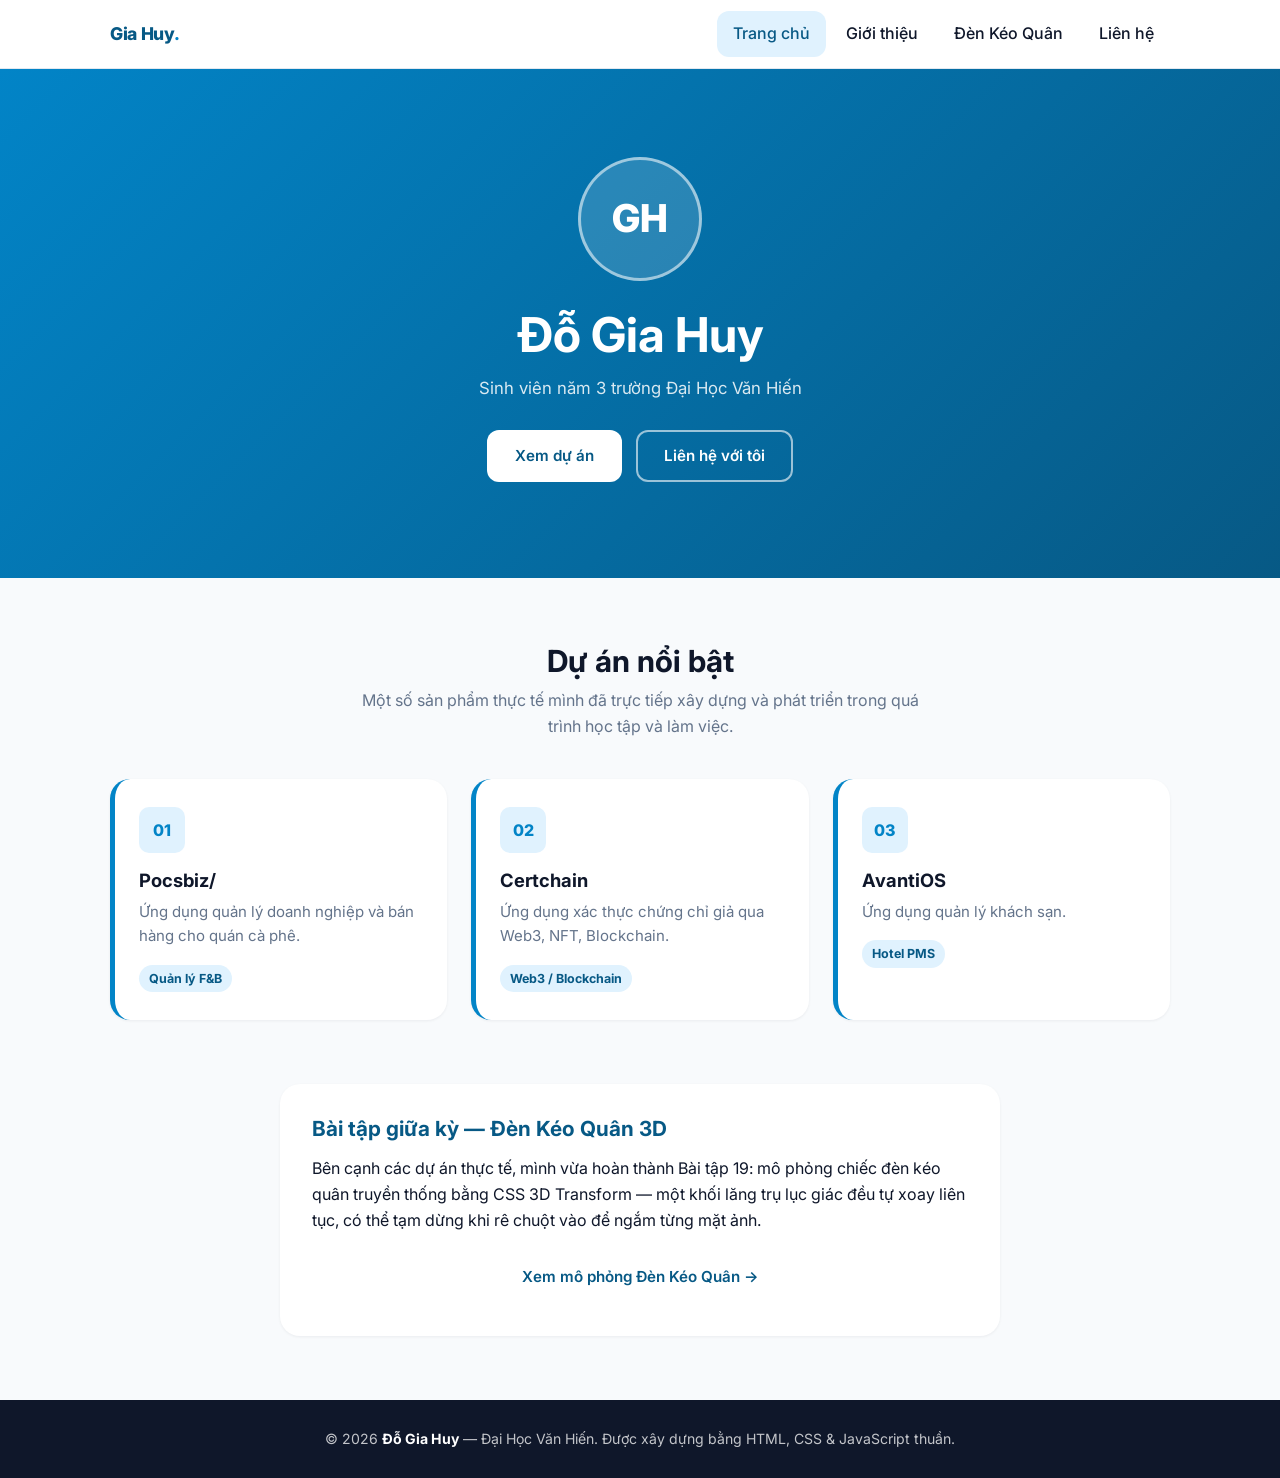
<file: index.html>
<!DOCTYPE html>
<html lang="vi">
<head>
  <meta charset="UTF-8" />
  <meta name="viewport" content="width=device-width, initial-scale=1.0" />
  <title>Đỗ Gia Huy — Portfolio Cá Nhân</title>
  <meta
    name="description"
    content="Portfolio cá nhân của Đỗ Gia Huy — Sinh viên năm 3 trường Đại Học Văn Hiến."
  />

  <!-- Font chữ Inter từ Google Fonts -->
  <link rel="preconnect" href="https://fonts.googleapis.com" />
  <link
    href="https://fonts.googleapis.com/css2?family=Inter:wght@400;500;600;700;800&display=swap"
    rel="stylesheet"
  />

  <!-- Stylesheet dùng chung -->
  <link rel="stylesheet" href="css/style.css" />
</head>
<body>
  <!-- ======================= NAVBAR (Bài tập 17.3) ======================= -->
  <header class="navbar">
    <div class="container">
      <a href="index.html" class="navbar__brand">Gia Huy<span>.</span></a>

      <button
        class="navbar__toggle"
        aria-label="Mở menu điều hướng"
        aria-expanded="false"
      >
        <span></span>
        <span></span>
        <span></span>
      </button>

      <nav>
        <ul class="navbar__menu">
          <li><a href="index.html" class="is-current">Trang chủ</a></li>
          <li><a href="about.html">Giới thiệu</a></li>
          <li><a href="den-keo-quan.html">Đèn Kéo Quân</a></li>
          <li><a href="contact.html">Liên hệ</a></li>
        </ul>
      </nav>
    </div>
  </header>

  <!-- ======================= HERO HEADER (KHỐI XANH LỚN) ======================= -->
  <section class="hero">
    <div class="container">
      <div class="hero__avatar">GH</div>
      <h1 class="hero__name">Đỗ Gia Huy</h1>
      <p class="hero__subtitle">Sinh viên năm 3 trường Đại Học Văn Hiến</p>
      <div class="hero__actions">
        <a href="#projects" class="btn btn--primary">Xem dự án</a>
        <a href="contact.html" class="btn btn--ghost">Liên hệ với tôi</a>
      </div>
    </div>
  </section>

  <!-- ======================= DỰ ÁN NỔI BẬT ======================= -->
  <section class="section" id="projects">
    <div class="container">
      <h2 class="section-title">Dự án nổi bật</h2>
      <p class="section-subtitle">
        Một số sản phẩm thực tế mình đã trực tiếp xây dựng và phát triển trong
        quá trình học tập và làm việc.
      </p>

      <div class="projects-grid">
        <!-- Dự án 1 -->
        <article class="project-card">
          <div class="project-card__icon">01</div>
          <h3 class="project-card__title">Pocsbiz/</h3>
          <p class="project-card__desc">
            Ứng dụng quản lý doanh nghiệp và bán hàng cho quán cà phê.
          </p>
          <span class="project-card__tag">Quản lý F&amp;B</span>
        </article>

        <!-- Dự án 2 -->
        <article class="project-card">
          <div class="project-card__icon">02</div>
          <h3 class="project-card__title">Certchain</h3>
          <p class="project-card__desc">
            Ứng dụng xác thực chứng chỉ giả qua Web3, NFT, Blockchain.
          </p>
          <span class="project-card__tag">Web3 / Blockchain</span>
        </article>

        <!-- Dự án 3 -->
        <article class="project-card">
          <div class="project-card__icon">03</div>
          <h3 class="project-card__title">AvantiOS</h3>
          <p class="project-card__desc">
            Ứng dụng quản lý khách sạn.
          </p>
          <span class="project-card__tag">Hotel PMS</span>
        </article>
      </div>
    </div>
  </section>

  <!-- ======================= GIỚI THIỆU NGẮN BÀI TẬP GIỮA KỲ ======================= -->
  <section class="section" style="padding-top: 0;">
    <div class="container">
      <div class="info-card">
        <h2>Bài tập giữa kỳ — Đèn Kéo Quân 3D</h2>
        <p>
          Bên cạnh các dự án thực tế, mình vừa hoàn thành Bài tập 19: mô phỏng
          chiếc đèn kéo quân truyền thống bằng CSS 3D Transform — một khối
          lăng trụ lục giác đều tự xoay liên tục, có thể tạm dừng khi rê
          chuột vào để ngắm từng mặt ảnh.
        </p>
        <div style="margin-top: 18px; text-align: center;">
          <a href="den-keo-quan.html" class="btn btn--primary"
            >Xem mô phỏng Đèn Kéo Quân →</a
          >
        </div>
      </div>
    </div>
  </section>

  <!-- ======================= FOOTER ======================= -->
  <footer class="footer">
    <div class="container">
      &copy; 2026 <strong>Đỗ Gia Huy</strong> — Đại Học Văn Hiến. Được xây
      dựng bằng HTML, CSS &amp; JavaScript thuần.
    </div>
  </footer>

  <!-- Script JS thuần (không inline) -->
  <script src="js/script.js"></script>
</body>
</html>
</file>
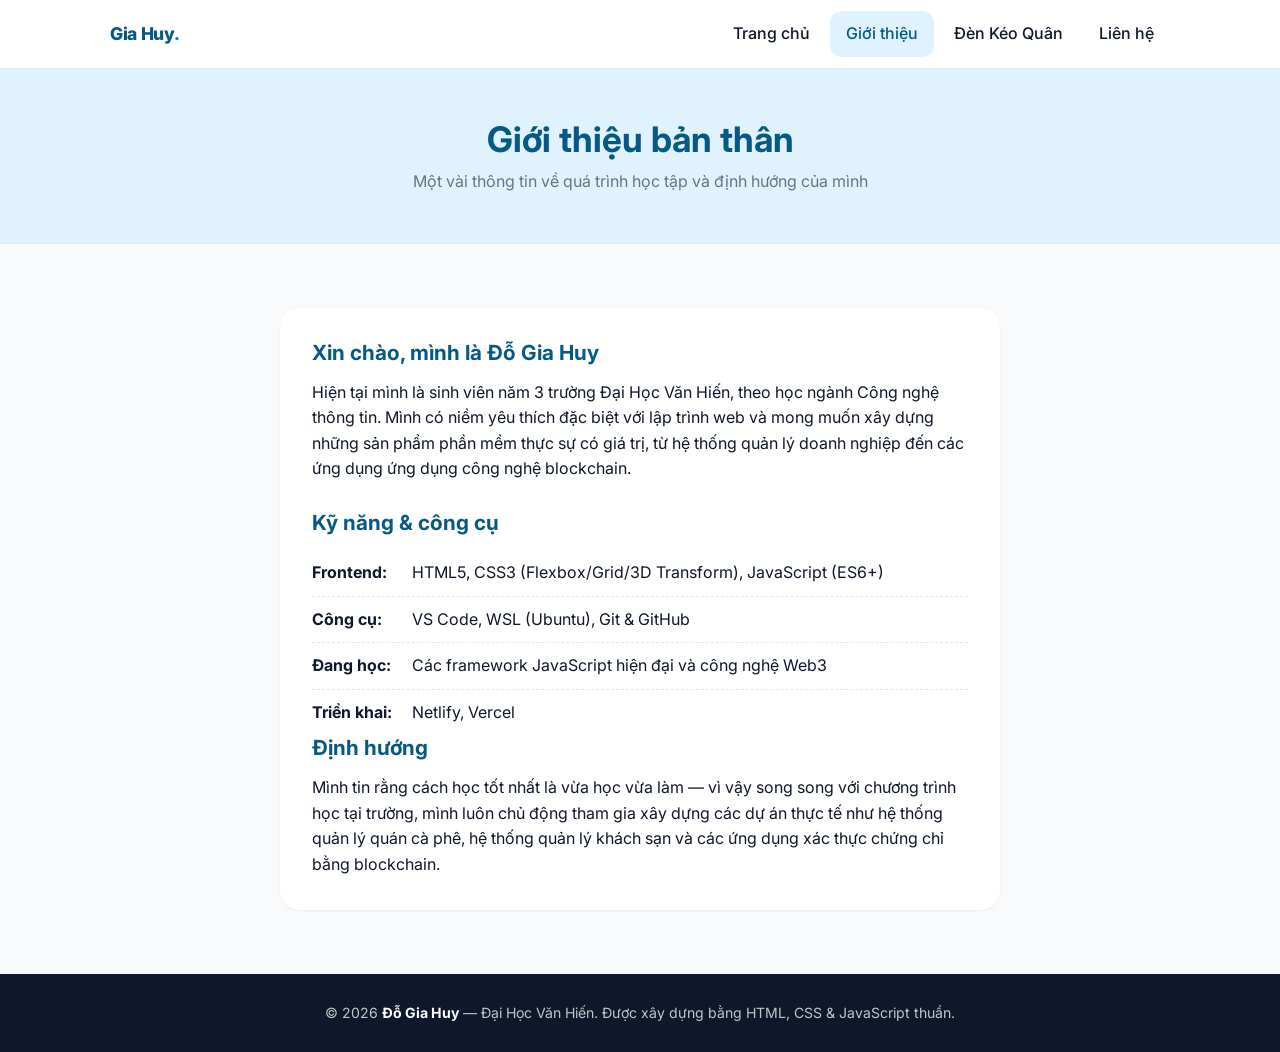
<file: about.html>
<!DOCTYPE html>
<html lang="vi">
<head>
  <meta charset="UTF-8" />
  <meta name="viewport" content="width=device-width, initial-scale=1.0" />
  <title>Giới thiệu — Đỗ Gia Huy</title>
  <meta name="description" content="Giới thiệu về Đỗ Gia Huy, sinh viên năm 3 trường Đại Học Văn Hiến." />

  <link rel="preconnect" href="https://fonts.googleapis.com" />
  <link
    href="https://fonts.googleapis.com/css2?family=Inter:wght@400;500;600;700;800&display=swap"
    rel="stylesheet"
  />
  <link rel="stylesheet" href="css/style.css" />
</head>
<body>
  <!-- ======================= NAVBAR (Bài tập 17.3) ======================= -->
  <header class="navbar">
    <div class="container">
      <a href="index.html" class="navbar__brand">Gia Huy<span>.</span></a>

      <button class="navbar__toggle" aria-label="Mở menu điều hướng" aria-expanded="false">
        <span></span>
        <span></span>
        <span></span>
      </button>

      <nav>
        <ul class="navbar__menu">
          <li><a href="index.html">Trang chủ</a></li>
          <li><a href="about.html" class="is-current">Giới thiệu</a></li>
          <li><a href="den-keo-quan.html">Đèn Kéo Quân</a></li>
          <li><a href="contact.html">Liên hệ</a></li>
        </ul>
      </nav>
    </div>
  </header>

  <!-- ======================= PAGE HEADER ======================= -->
  <section class="page-header">
    <div class="container">
      <h1>Giới thiệu bản thân</h1>
      <p>Một vài thông tin về quá trình học tập và định hướng của mình</p>
    </div>
  </section>

  <!-- ======================= NỘI DUNG GIỚI THIỆU ======================= -->
  <section class="section">
    <div class="container">
      <div class="info-card">
        <h2>Xin chào, mình là Đỗ Gia Huy</h2>
        <p>
          Hiện tại mình là sinh viên năm 3 trường Đại Học Văn Hiến, theo học
          ngành Công nghệ thông tin. Mình có niềm yêu thích đặc biệt với lập
          trình web và mong muốn xây dựng những sản phẩm phần mềm thực sự có
          giá trị, từ hệ thống quản lý doanh nghiệp đến các ứng dụng ứng dụng
          công nghệ blockchain.
        </p>

        <h2>Kỹ năng &amp; công cụ</h2>
        <ul class="info-list">
          <li><b>Frontend:</b> HTML5, CSS3 (Flexbox/Grid/3D Transform), JavaScript (ES6+)</li>
          <li><b>Công cụ:</b> VS Code, WSL (Ubuntu), Git &amp; GitHub</li>
          <li><b>Đang học:</b> Các framework JavaScript hiện đại và công nghệ Web3</li>
          <li><b>Triển khai:</b> Netlify, Vercel</li>
        </ul>

        <h2>Định hướng</h2>
        <p>
          Mình tin rằng cách học tốt nhất là vừa học vừa làm — vì vậy song
          song với chương trình học tại trường, mình luôn chủ động tham gia
          xây dựng các dự án thực tế như hệ thống quản lý quán cà phê, hệ
          thống quản lý khách sạn và các ứng dụng xác thực chứng chỉ bằng
          blockchain.
        </p>
      </div>
    </div>
  </section>

  <!-- ======================= FOOTER ======================= -->
  <footer class="footer">
    <div class="container">
      &copy; 2026 <strong>Đỗ Gia Huy</strong> — Đại Học Văn Hiến. Được xây
      dựng bằng HTML, CSS &amp; JavaScript thuần.
    </div>
  </footer>

  <script src="js/script.js"></script>
</body>
</html>
</file>
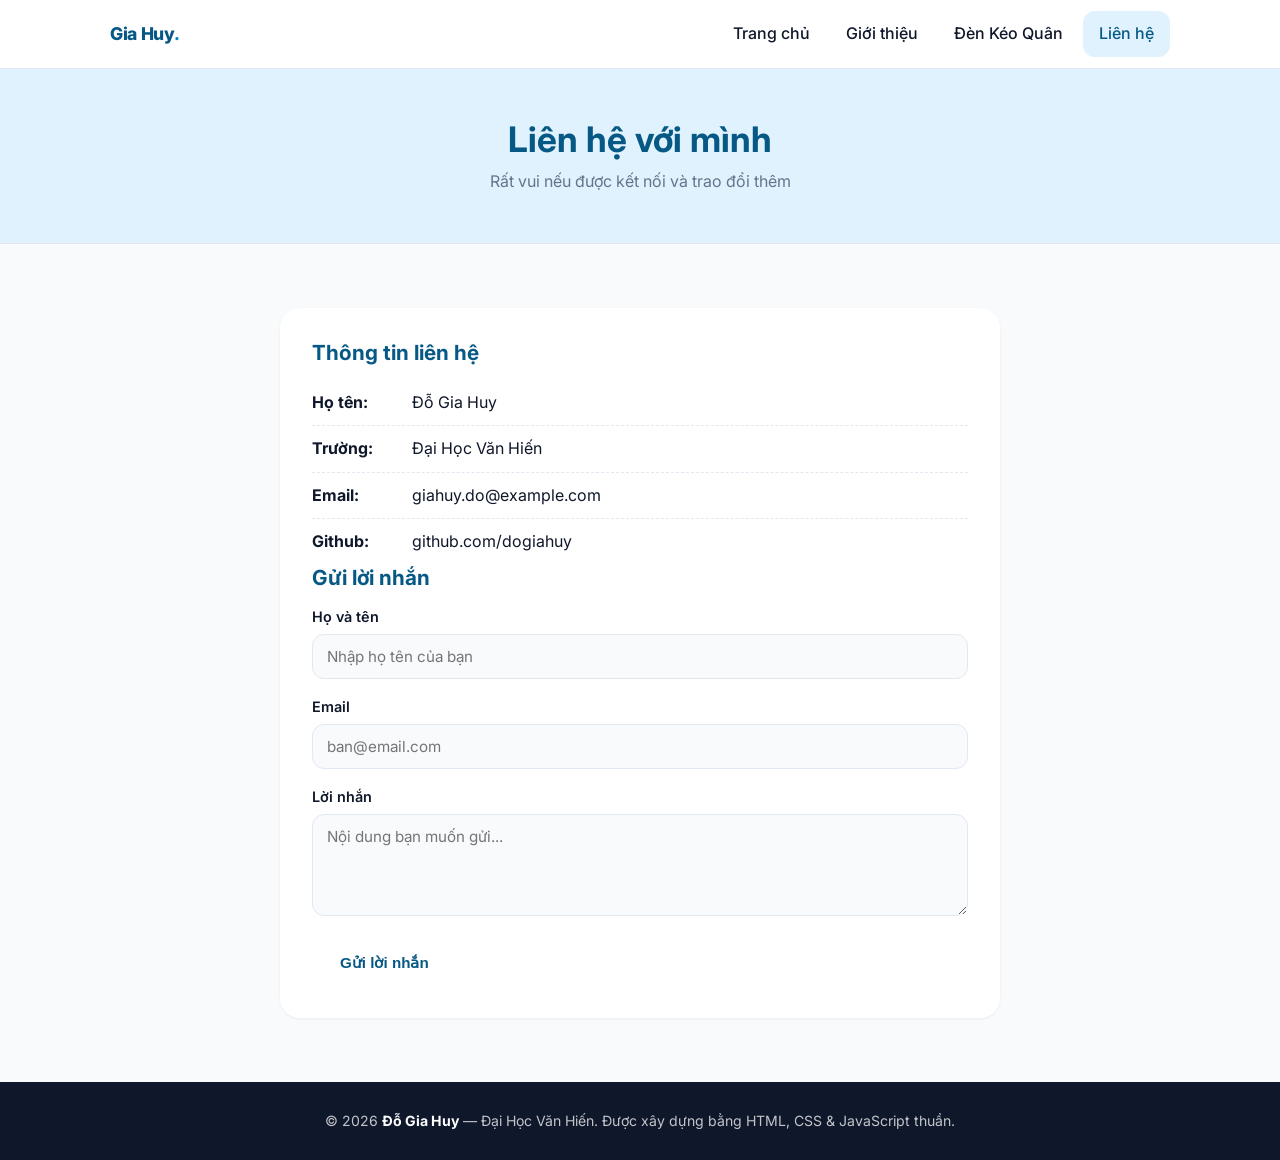
<file: contact.html>
<!DOCTYPE html>
<html lang="vi">
<head>
  <meta charset="UTF-8" />
  <meta name="viewport" content="width=device-width, initial-scale=1.0" />
  <title>Liên hệ — Đỗ Gia Huy</title>
  <meta name="description" content="Thông tin liên hệ với Đỗ Gia Huy." />

  <link rel="preconnect" href="https://fonts.googleapis.com" />
  <link
    href="https://fonts.googleapis.com/css2?family=Inter:wght@400;500;600;700;800&display=swap"
    rel="stylesheet"
  />
  <link rel="stylesheet" href="css/style.css" />
</head>
<body>
  <!-- ======================= NAVBAR (Bài tập 17.3) ======================= -->
  <header class="navbar">
    <div class="container">
      <a href="index.html" class="navbar__brand">Gia Huy<span>.</span></a>

      <button class="navbar__toggle" aria-label="Mở menu điều hướng" aria-expanded="false">
        <span></span>
        <span></span>
        <span></span>
      </button>

      <nav>
        <ul class="navbar__menu">
          <li><a href="index.html">Trang chủ</a></li>
          <li><a href="about.html">Giới thiệu</a></li>
          <li><a href="den-keo-quan.html">Đèn Kéo Quân</a></li>
          <li><a href="contact.html" class="is-current">Liên hệ</a></li>
        </ul>
      </nav>
    </div>
  </header>

  <!-- ======================= PAGE HEADER ======================= -->
  <section class="page-header">
    <div class="container">
      <h1>Liên hệ với mình</h1>
      <p>Rất vui nếu được kết nối và trao đổi thêm</p>
    </div>
  </section>

  <!-- ======================= NỘI DUNG LIÊN HỆ ======================= -->
  <section class="section">
    <div class="container">
      <div class="info-card">
        <h2>Thông tin liên hệ</h2>
        <ul class="info-list">
          <li><b>Họ tên:</b> Đỗ Gia Huy</li>
          <li><b>Trường:</b> Đại Học Văn Hiến</li>
          <li><b>Email:</b> giahuy.do@example.com</li>
          <li><b>Github:</b> github.com/dogiahuy</li>
        </ul>

        <h2>Gửi lời nhắn</h2>
        <!--
          Lưu ý: Đây là form demo tĩnh, chưa kết nối backend.
          Khi deploy lên Netlify có thể bật Netlify Forms bằng cách thêm
          thuộc tính data-netlify="true" vào thẻ <form> này.
        -->
        <form class="contact-form" action="#" method="post">
          <div>
            <label for="name">Họ và tên</label>
            <input type="text" id="name" name="name" placeholder="Nhập họ tên của bạn" required />
          </div>
          <div>
            <label for="email">Email</label>
            <input type="email" id="email" name="email" placeholder="ban@email.com" required />
          </div>
          <div>
            <label for="message">Lời nhắn</label>
            <textarea id="message" name="message" rows="4" placeholder="Nội dung bạn muốn gửi..."></textarea>
          </div>
          <button type="submit" class="btn btn--primary" style="align-self: flex-start;">
            Gửi lời nhắn
          </button>
        </form>
      </div>
    </div>
  </section>

  <!-- ======================= FOOTER ======================= -->
  <footer class="footer">
    <div class="container">
      &copy; 2026 <strong>Đỗ Gia Huy</strong> — Đại Học Văn Hiến. Được xây
      dựng bằng HTML, CSS &amp; JavaScript thuần.
    </div>
  </footer>

  <script src="js/script.js"></script>
</body>
</html>
</file>
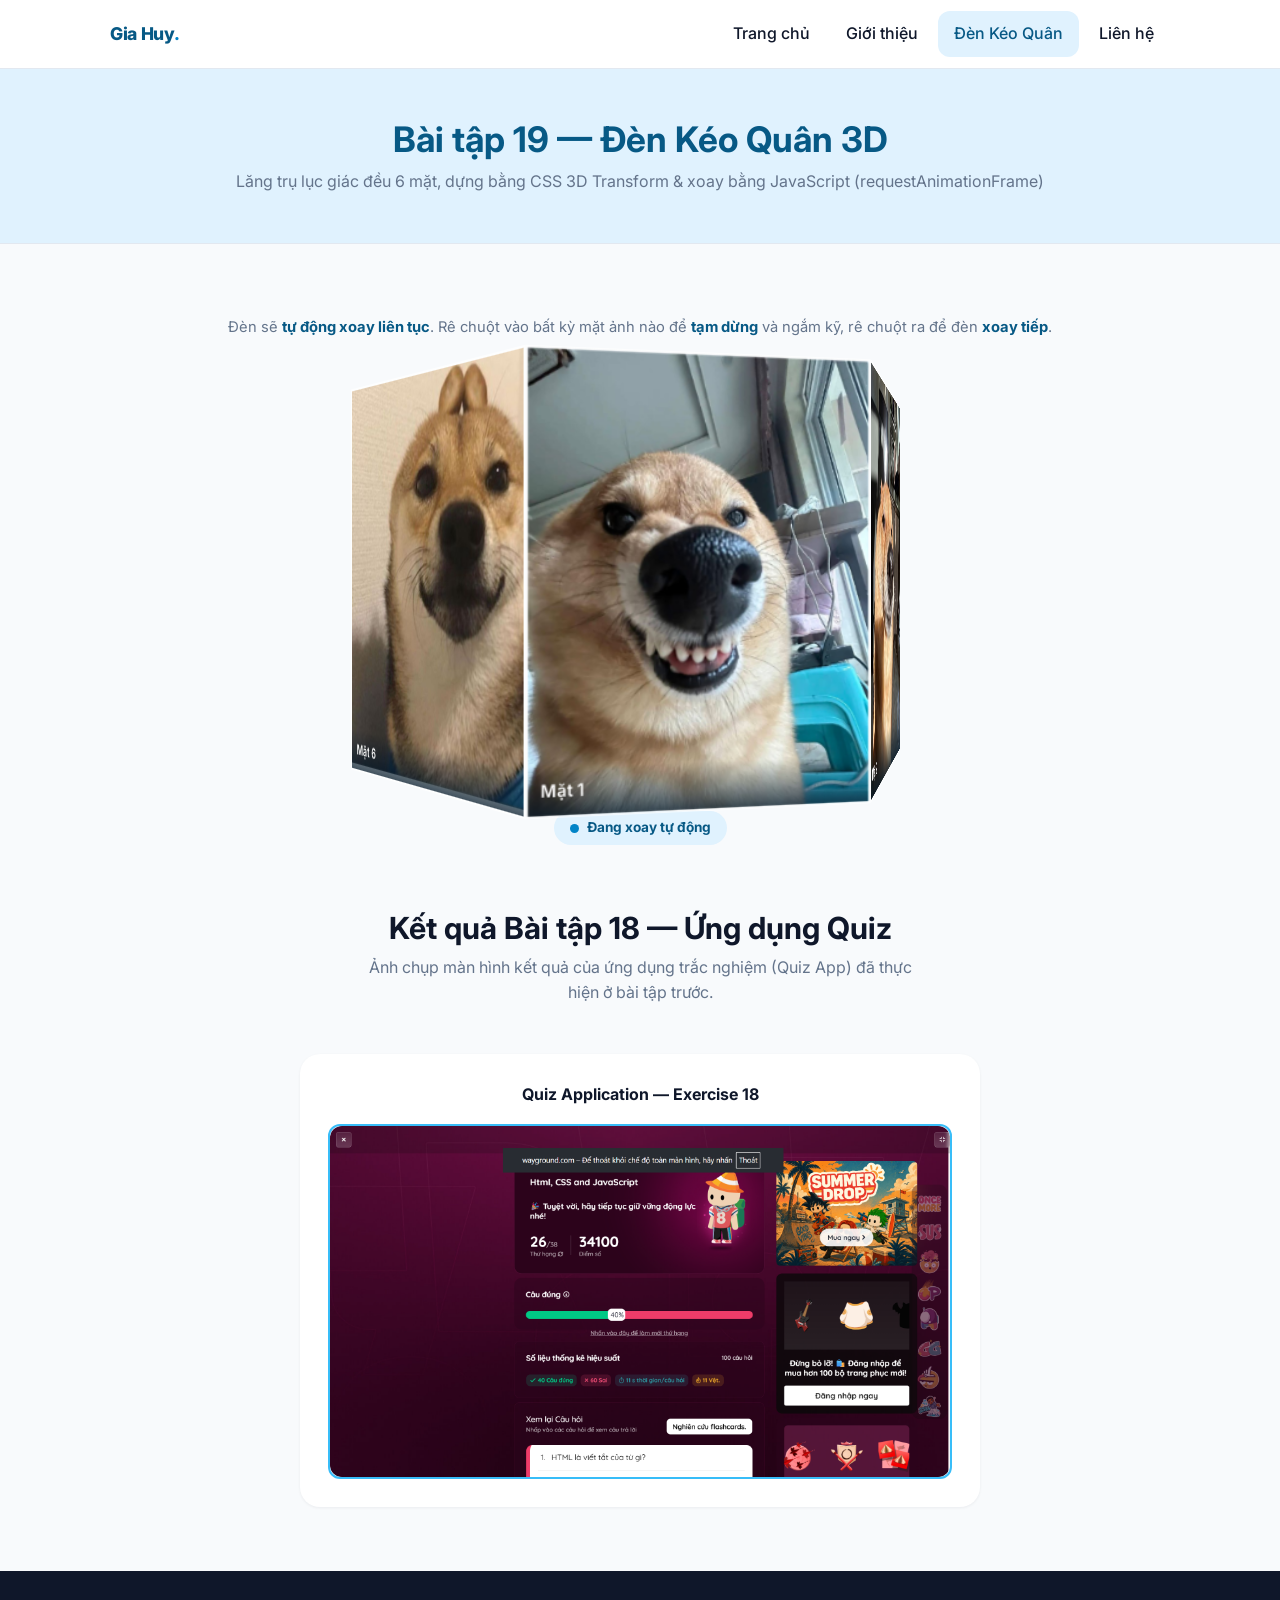
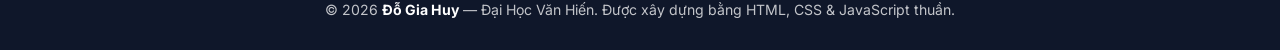
<file: den-keo-quan.html>
<!DOCTYPE html>
<html lang="vi">
<head>
  <meta charset="UTF-8" />
  <meta name="viewport" content="width=device-width, initial-scale=1.0" />
  <title>Đèn Kéo Quân 3D — Bài tập 19 | Đỗ Gia Huy</title>
  <meta
    name="description"
    content="Mô phỏng đèn kéo quân 3D dạng lăng trụ lục giác bằng CSS 3D Transform - Bài tập giữa kỳ 19."
  />

  <link rel="preconnect" href="https://fonts.googleapis.com" />
  <link
    href="https://fonts.googleapis.com/css2?family=Inter:wght@400;500;600;700;800&display=swap"
    rel="stylesheet"
  />
  <link rel="stylesheet" href="css/style.css" />
</head>
<body>
  <!-- ======================= NAVBAR (Bài tập 17.3) ======================= -->
  <header class="navbar">
    <div class="container">
      <a href="index.html" class="navbar__brand">Gia Huy<span>.</span></a>

      <button class="navbar__toggle" aria-label="Mở menu điều hướng" aria-expanded="false">
        <span></span>
        <span></span>
        <span></span>
      </button>

      <nav>
        <ul class="navbar__menu">
          <li><a href="index.html">Trang chủ</a></li>
          <li><a href="about.html">Giới thiệu</a></li>
          <li><a href="den-keo-quan.html" class="is-current">Đèn Kéo Quân</a></li>
          <li><a href="contact.html">Liên hệ</a></li>
        </ul>
      </nav>
    </div>
  </header>

  <!-- ======================= PAGE HEADER ======================= -->
  <section class="page-header">
    <div class="container">
      <h1>Bài tập 19 — Đèn Kéo Quân 3D</h1>
      <p>
        Lăng trụ lục giác đều 6 mặt, dựng bằng CSS 3D Transform &amp; xoay
        bằng JavaScript (requestAnimationFrame)
      </p>
    </div>
  </section>

  <!-- ======================= KHU VỰC MÔ PHỎNG ĐÈN KÉO QUÂN ======================= -->
  <section class="section">
    <div class="container">
      <p class="lantern-hint">
        Đèn sẽ <strong>tự động xoay liên tục</strong>. Rê chuột vào bất kỳ mặt
        ảnh nào để <strong>tạm dừng</strong> và ngắm kỹ, rê chuột ra để đèn
        <strong>xoay tiếp</strong>.
      </p>

      <!-- .lantern-stage thiết lập perspective tạo chiều sâu 3D -->
      <div class="lantern-stage">
        <!-- .lantern là khối transform-style: preserve-3d, được JS xoay quanh trục Y -->
        <div class="lantern" id="lantern">
          <div class="lantern__face">
            <img src="images/mat1.jpg" alt="Mặt đèn 1" />
            <span>Mặt 1</span>
          </div>
          <div class="lantern__face">
            <img src="images/mat2.jpg" alt="Mặt đèn 2" />
            <span>Mặt 2</span>
          </div>
          <div class="lantern__face">
             <img src="images/mat3.jpg" alt="Mặt đèn 3" />
             <span>Mặt 3</span>
          </div>
          <div class="lantern__face">
             <img src="images/mat4.jpg" alt="Mặt đèn 4" />
             <span>Mặt 4</span>
          </div>
          <div class="lantern__face">
             <img src="images/mat5.jpg" alt="Mặt đèn 5" />
             <span>Mặt 5</span>
          </div>
          <div class="lantern__face">
             <img src="images/mat6.jpg" alt="Mặt đèn 6" />
             <span>Mặt 6</span>
          </div>
        </div>
      </div>

      <div style="text-align: center;">
        <div class="lantern-status">
          <span class="lantern-status__dot"></span>
          <span class="lantern-status__text">Đang xoay tự động</span>
        </div>
      </div>

    
    </div>
  </section>

  <!-- ======================= KHU VỰC MINH HOẠ BÀI TẬP 18 — QUIZ APP ======================= -->
  <section class="section" style="padding-top: 0;">
    <div class="container">
      <h2 class="section-title">Kết quả Bài tập 18 — Ứng dụng Quiz</h2>
      <p class="section-subtitle">
        Ảnh chụp màn hình kết quả của ứng dụng trắc nghiệm (Quiz App) đã thực
        hiện ở bài tập trước.
      </p>

      <div class="quiz-showcase">
        <p>
          <strong>Quiz Application — Exercise 18</strong>
        </p>

        <!--
          PLACEHOLDER ẢNH CHỤP KẾT QUẢ QUIZ:
          Thay khối <div class="quiz-showcase__frame"> bên dưới bằng:
            <div class="quiz-showcase__frame has-image">
              <img src="images/quiz-result.png" alt="Kết quả Quiz - Bài tập 18" />
            </div>
          khi bạn đã có ảnh chụp màn hình thật.
        -->
        <div class="quiz-showcase__frame has-image">
        <img src="images/quiz-result.png" alt="Kết quả Quiz - Bài tập 18" />
        </div>
      </div>
    </div>
  </section>

  <!-- ======================= FOOTER ======================= -->
  <footer class="footer">
    <div class="container">
      &copy; 2026 <strong>Đỗ Gia Huy</strong> — Đại Học Văn Hiến. Được xây
      dựng bằng HTML, CSS &amp; JavaScript thuần.
    </div>
  </footer>

  <script src="js/script.js"></script>
</body>
</html>
</file>
<file: css/style.css>
/*1. CSS VARIABLES — BẢNG MÀU & BIẾN DÙNG CHUNG*/
:root {
  /* Bảng màu chính */
  --color-primary: #0284c7;       
  --color-primary-dark: #075985;   
  --color-primary-light: #38bdf8;  
  --color-accent-bg: #e0f2fe;      
  --color-white: #ffffff;
  --color-bg: #f8fafc;            
  --color-text: #0f172a;          
  --color-text-muted: #64748b;     
  --color-border: #e2e8f0;

  /* Hiệu ứng đổ bóng */
  --shadow-sm: 0 1px 3px rgba(15, 23, 42, 0.06);
  --shadow-md: 0 8px 24px rgba(2, 132, 199, 0.12);
  --shadow-lg: 0 16px 40px rgba(2, 132, 199, 0.18);

  /* Bo góc & khoảng cách */
  --radius-md: 12px;
  --radius-lg: 20px;
  --container-width: 1100px;

  /* Typography */
  --font-base: "Inter", "Segoe UI", system-ui, -apple-system, sans-serif;
}

/*2. RESET CƠ BẢN & TYPOGRAPHY TỔNG QUÁT*/
* {
  margin: 0;
  padding: 0;
  box-sizing: border-box;
}

html {
  scroll-behavior: smooth;
}

body {
  font-family: var(--font-base);
  color: var(--color-text);
  background-color: var(--color-bg);
  line-height: 1.6;
  -webkit-font-smoothing: antialiased;
}

img {
  max-width: 100%;
  display: block;
}

a {
  text-decoration: none;
  color: inherit;
}

ul {
  list-style: none;
}

h1, h2, h3, h4 {
  line-height: 1.25;
  font-weight: 700;
}

/* Focus rõ ràng cho điều hướng bằng bàn phím (a11y) */
a:focus-visible,
button:focus-visible {
  outline: 3px solid var(--color-primary-light);
  outline-offset: 2px;
}

.container {
  width: 100%;
  max-width: var(--container-width);
  margin: 0 auto;
  padding: 0 20px;
}

.section {
  padding: 64px 0;
}

.section-title {
  font-size: 1.9rem;
  text-align: center;
  margin-bottom: 8px;
}

.section-subtitle {
  text-align: center;
  color: var(--color-text-muted);
  max-width: 560px;
  margin: 0 auto 40px;
}

/*3. NAVIGATION BAR — RESPONSIVE (MOBILE-FIRST)*/
.navbar {
  position: sticky;
  top: 0;
  z-index: 100;
  background-color: var(--color-white);
  border-bottom: 1px solid var(--color-border);
}

.navbar .container {
  display: flex;
  align-items: center;
  justify-content: space-between;
  height: 68px;
}

.navbar__brand {
  font-weight: 800;
  font-size: 1.1rem;
  color: var(--color-primary-dark);
  letter-spacing: -0.02em;
}

.navbar__brand span {
  color: var(--color-primary);
}

/* Nút hamburger — chỉ hiện trên mobile */
.navbar__toggle {
  display: flex;
  flex-direction: column;
  justify-content: center;
  gap: 5px;
  width: 38px;
  height: 38px;
  border: none;
  background: transparent;
  cursor: pointer;
  z-index: 110;
}

.navbar__toggle span {
  display: block;
  width: 100%;
  height: 2px;
  background-color: var(--color-text);
  border-radius: 2px;
  transition: transform 0.25s ease, opacity 0.25s ease;
}

/* Hiệu ứng hamburger -> dấu X khi menu mở */
.navbar__toggle.is-active span:nth-child(1) {
  transform: translateY(7px) rotate(45deg);
}
.navbar__toggle.is-active span:nth-child(2) {
  opacity: 0;
}
.navbar__toggle.is-active span:nth-child(3) {
  transform: translateY(-7px) rotate(-45deg);
}

/* Mobile: menu trượt xuống dạng dropdown full-width */
.navbar__menu {
  position: absolute;
  top: 68px;
  left: 0;
  right: 0;
  display: flex;
  flex-direction: column;
  background-color: var(--color-white);
  border-bottom: 1px solid var(--color-border);
  box-shadow: var(--shadow-md);
  max-height: 0;
  overflow: hidden;
  transition: max-height 0.3s ease;
}

.navbar__menu.is-open {
  max-height: 320px;
}

.navbar__menu li {
  border-top: 1px solid var(--color-border);
}

.navbar__menu a {
  display: block;
  padding: 14px 20px;
  font-weight: 500;
  color: var(--color-text);
  transition: background-color 0.2s ease, color 0.2s ease;
}

.navbar__menu a:hover,
.navbar__menu a.is-current {
  background-color: var(--color-accent-bg);
  color: var(--color-primary-dark);
}

/* Desktop: chuyển sang thanh ngang, ẩn hamburger */
@media (min-width: 768px) {
  .navbar__toggle {
    display: none;
  }

  .navbar__menu {
    position: static;
    flex-direction: row;
    max-height: none;
    overflow: visible;
    box-shadow: none;
    border-bottom: none;
    background: transparent;
    gap: 4px;
  }

  .navbar__menu li {
    border-top: none;
  }

  .navbar__menu a {
    padding: 10px 16px;
    border-radius: var(--radius-md);
  }
}

/*4. HERO HEADER — KHỐI XANH LỚN TRANG CHỦ*/
.hero {
  background: linear-gradient(135deg, var(--color-primary) 0%, var(--color-primary-dark) 100%);
  color: var(--color-white);
  padding: 88px 0 96px;
  text-align: center;
}

.hero__avatar {
  width: 124px;
  height: 124px;
  border-radius: 50%;
  background-color: rgba(255, 255, 255, 0.15);
  border: 3px solid rgba(255, 255, 255, 0.55);
  margin: 0 auto 24px;
  display: flex;
  align-items: center;
  justify-content: center;
  font-size: 2.4rem;
  font-weight: 800;
}

.hero__name {
  font-size: clamp(2rem, 5vw, 3rem);
  margin-bottom: 10px;
}

.hero__subtitle {
  font-size: 1.05rem;
  font-weight: 400;
  color: rgba(255, 255, 255, 0.85);
  margin-bottom: 28px;
}

.hero__actions {
  display: flex;
  gap: 14px;
  justify-content: center;
  flex-wrap: wrap;
}

.btn {
  display: inline-block;
  padding: 12px 26px;
  border-radius: var(--radius-md);
  font-weight: 600;
  font-size: 0.95rem;
  transition: transform 0.18s ease, box-shadow 0.18s ease, background-color 0.18s ease;
  border: 2px solid transparent;
  cursor: pointer;
}

.btn--primary {
  background-color: var(--color-white);
  color: var(--color-primary-dark);
}

.btn--primary:hover {
  transform: translateY(-2px);
  box-shadow: var(--shadow-lg);
}

.btn--ghost {
  border-color: rgba(255, 255, 255, 0.6);
  color: var(--color-white);
}

.btn--ghost:hover {
  background-color: rgba(255, 255, 255, 0.12);
  transform: translateY(-2px);
}

/*5. PROJECT CARDS — DỰ ÁN NỔI BẬT (VIỀN TRÁI XANH)*/
.projects-grid {
  display: grid;
  grid-template-columns: 1fr;
  gap: 24px;
}

@media (min-width: 700px) {
  .projects-grid {
    grid-template-columns: repeat(3, 1fr);
  }
}

.project-card {
  background-color: var(--color-white);
  border-radius: var(--radius-lg);
  padding: 28px 24px;
  border-left: 5px solid var(--color-primary); /* viền trái xanh đặc trưng */
  box-shadow: var(--shadow-sm);
  transition: transform 0.25s ease, box-shadow 0.25s ease;
}

.project-card:hover {
  transform: translateY(-6px);
  box-shadow: var(--shadow-md);
}

.project-card__icon {
  width: 46px;
  height: 46px;
  border-radius: 10px;
  background-color: var(--color-accent-bg);
  color: var(--color-primary);
  display: flex;
  align-items: center;
  justify-content: center;
  font-weight: 800;
  margin-bottom: 16px;
}

.project-card__title {
  font-size: 1.15rem;
  margin-bottom: 8px;
  color: var(--color-text);
}

.project-card__desc {
  color: var(--color-text-muted);
  font-size: 0.94rem;
}

.project-card__tag {
  display: inline-block;
  margin-top: 16px;
  font-size: 0.78rem;
  font-weight: 700;
  color: var(--color-primary-dark);
  background-color: var(--color-accent-bg);
  padding: 4px 10px;
  border-radius: 999px;
}

/*6. FOOTER*/
.footer {
  background-color: var(--color-text);
  color: rgba(255, 255, 255, 0.75);
  text-align: center;
  padding: 28px 0;
  font-size: 0.88rem;
}

.footer strong {
  color: var(--color-white);
}

/*7. PAGE HEADER PHỤ (dùng cho about / contact / đèn kéo quân)*/
.page-header {
  background-color: var(--color-accent-bg);
  padding: 48px 0;
  text-align: center;
  border-bottom: 1px solid var(--color-border);
}

.page-header h1 {
  color: var(--color-primary-dark);
  font-size: clamp(1.6rem, 4vw, 2.2rem);
}

.page-header p {
  color: var(--color-text-muted);
  margin-top: 8px;
}

/*8. TRANG GIỚI THIỆU / LIÊN HỆ — KHỐI NỘI DUNG ĐƠN GIẢN*/
.info-card {
  background-color: var(--color-white);
  border-radius: var(--radius-lg);
  padding: 32px;
  box-shadow: var(--shadow-sm);
  max-width: 720px;
  margin: 0 auto;
}

.info-card h2 {
  color: var(--color-primary-dark);
  margin-bottom: 14px;
  font-size: 1.3rem;
}

.info-card p + h2 {
  margin-top: 28px;
}

.info-list {
  margin-top: 8px;
}

.info-list li {
  padding: 10px 0;
  border-bottom: 1px dashed var(--color-border);
  display: flex;
  gap: 10px;
}

.info-list li:last-child {
  border-bottom: none;
}

.info-list b {
  color: var(--color-text);
  min-width: 90px;
}

.contact-form {
  display: flex;
  flex-direction: column;
  gap: 16px;
}

.contact-form label {
  font-weight: 600;
  font-size: 0.9rem;
  margin-bottom: 6px;
  display: block;
}

.contact-form input,
.contact-form textarea {
  width: 100%;
  padding: 12px 14px;
  border: 1px solid var(--color-border);
  border-radius: var(--radius-md);
  font-family: inherit;
  font-size: 0.95rem;
  background-color: var(--color-bg);
  transition: border-color 0.2s ease, box-shadow 0.2s ease;
}

.contact-form input:focus,
.contact-form textarea:focus {
  outline: none;
  border-color: var(--color-primary);
  box-shadow: 0 0 0 3px var(--color-accent-bg);
}

/*9. BÀI TẬP 19 — ĐÈN KÉO QUÂN 3D (HEXAGONAL PRISM)*/

.lantern-stage {
  display: flex;
  justify-content: center;
  align-items: center;
  padding: 60px 20px 40px;
  /* perspective tạo độ sâu 3D cho toàn bộ khối đèn */
  perspective: 1100px;
}

.lantern {
  position: relative;
  width: 280px;
  height: 360px;
  /* preserve-3d giữ các mặt con trong không gian 3D thay vì làm dẹt chúng */
  transform-style: preserve-3d;
  /* will-change giúp animation xoay mượt hơn (tối ưu GPU) */
  will-change: transform;
}

.lantern__face {
  position: absolute;
  inset: 0;
  width: 280px;
  height: 360px;
  overflow: hidden;
  border: 2px solid rgba(255, 255, 255, 0.7);
  box-shadow: inset 0 0 30px rgba(2, 132, 199, 0.25);
  /* backface-visibility: hidden để các mặt khuất không gây "xuyên hình" */
  backface-visibility: hidden;
}

.lantern__face img {
  width: 100%;
  height: 100%;
  object-fit: cover;
  transition: filter 0.25s ease, transform 0.25s ease;
}

/* Khi hover vào 1 mặt: phóng to nhẹ + sáng ảnh để phản hồi rõ cho người dùng */
.lantern__face:hover img {
  filter: brightness(1.08) saturate(1.15);
  transform: scale(1.04);
}

.lantern__face span {
  position: absolute;
  bottom: 0;
  left: 0;
  right: 0;
  padding: 8px 10px;
  background: linear-gradient(to top, rgba(2, 23, 40, 0.75), transparent);
  color: var(--color-white);
  font-size: 0.82rem;
  font-weight: 600;
}

/* 6 mặt được xoay 60° mỗi mặt và đẩy ra xa tâm RADIUS = 242.5px */
.lantern__face:nth-child(1) { transform: rotateY(0deg)   translateZ(242.5px); }
.lantern__face:nth-child(2) { transform: rotateY(60deg)  translateZ(242.5px); }
.lantern__face:nth-child(3) { transform: rotateY(120deg) translateZ(242.5px); }
.lantern__face:nth-child(4) { transform: rotateY(180deg) translateZ(242.5px); }
.lantern__face:nth-child(5) { transform: rotateY(240deg) translateZ(242.5px); }
.lantern__face:nth-child(6) { transform: rotateY(300deg) translateZ(242.5px); }

.lantern-hint {
  text-align: center;
  color: var(--color-text-muted);
  font-size: 0.92rem;
  margin-top: 8px;
}

.lantern-hint strong {
  color: var(--color-primary-dark);
}

.lantern-status {
  display: inline-flex;
  align-items: center;
  gap: 8px;
  margin: 12px auto 0;
  padding: 6px 16px;
  border-radius: 999px;
  background-color: var(--color-accent-bg);
  color: var(--color-primary-dark);
  font-size: 0.85rem;
  font-weight: 700;
  width: fit-content;
}

.lantern-status__dot {
  width: 9px;
  height: 9px;
  border-radius: 50%;
  background-color: var(--color-primary);
  animation: pulse 1.4s infinite ease-in-out;
}

.lantern-status.is-paused .lantern-status__dot {
  background-color: #f59e0b;
  animation: none;
}

@keyframes pulse {
  0%, 100% { opacity: 1; transform: scale(1); }
  50% { opacity: 0.4; transform: scale(0.7); }
}

/*10. KHỐI MINH HOẠ BÀI TẬP 18 — QUIZ APPLICATION SCREENSHOT*/
.quiz-showcase {
  background-color: var(--color-white);
  border-radius: var(--radius-lg);
  padding: 28px;
  box-shadow: var(--shadow-sm);
  max-width: 680px;
  margin: 48px auto 0;
  text-align: center;
}

.quiz-showcase__frame {
  border: 2px dashed var(--color-primary-light);
  border-radius: var(--radius-md);
  background-color: var(--color-accent-bg);
  padding: 36px 20px;
  margin-top: 16px;
  color: var(--color-primary-dark);
}

.quiz-showcase__frame svg {
  width: 64px;
  height: 64px;
  margin-bottom: 10px;
}

.quiz-showcase__frame small {
  display: block;
  margin-top: 6px;
  color: var(--color-text-muted);
  font-size: 0.82rem;
}

.quiz-showcase__frame.has-image {
  border-style: solid;
  padding: 0;
  overflow: hidden;
}

.quiz-showcase__frame.has-image img {
  border-radius: var(--radius-md);
}

/*11. RESPONSIVE NHỎ HƠN CHO LỒNG ĐÈN (MOBILE)*/
@media (max-width: 480px) {
  .lantern,
  .lantern__face {
    width: 200px;
    height: 260px;
  }

  /* RADIUS mới cho FACE_WIDTH = 200px => 100 / tan(30°) ≈ 173.2px */
  .lantern__face:nth-child(1) { transform: rotateY(0deg)   translateZ(173.2px); }
  .lantern__face:nth-child(2) { transform: rotateY(60deg)  translateZ(173.2px); }
  .lantern__face:nth-child(3) { transform: rotateY(120deg) translateZ(173.2px); }
  .lantern__face:nth-child(4) { transform: rotateY(180deg) translateZ(173.2px); }
  .lantern__face:nth-child(5) { transform: rotateY(240deg) translateZ(173.2px); }
  .lantern__face:nth-child(6) { transform: rotateY(300deg) translateZ(173.2px); }
}

/*12. TÔN TRỌNG PREFERS-REDUCED-MOTION (A11Y)*/
@media (prefers-reduced-motion: reduce) {
  html {
    scroll-behavior: auto;
  }
}
</file>
